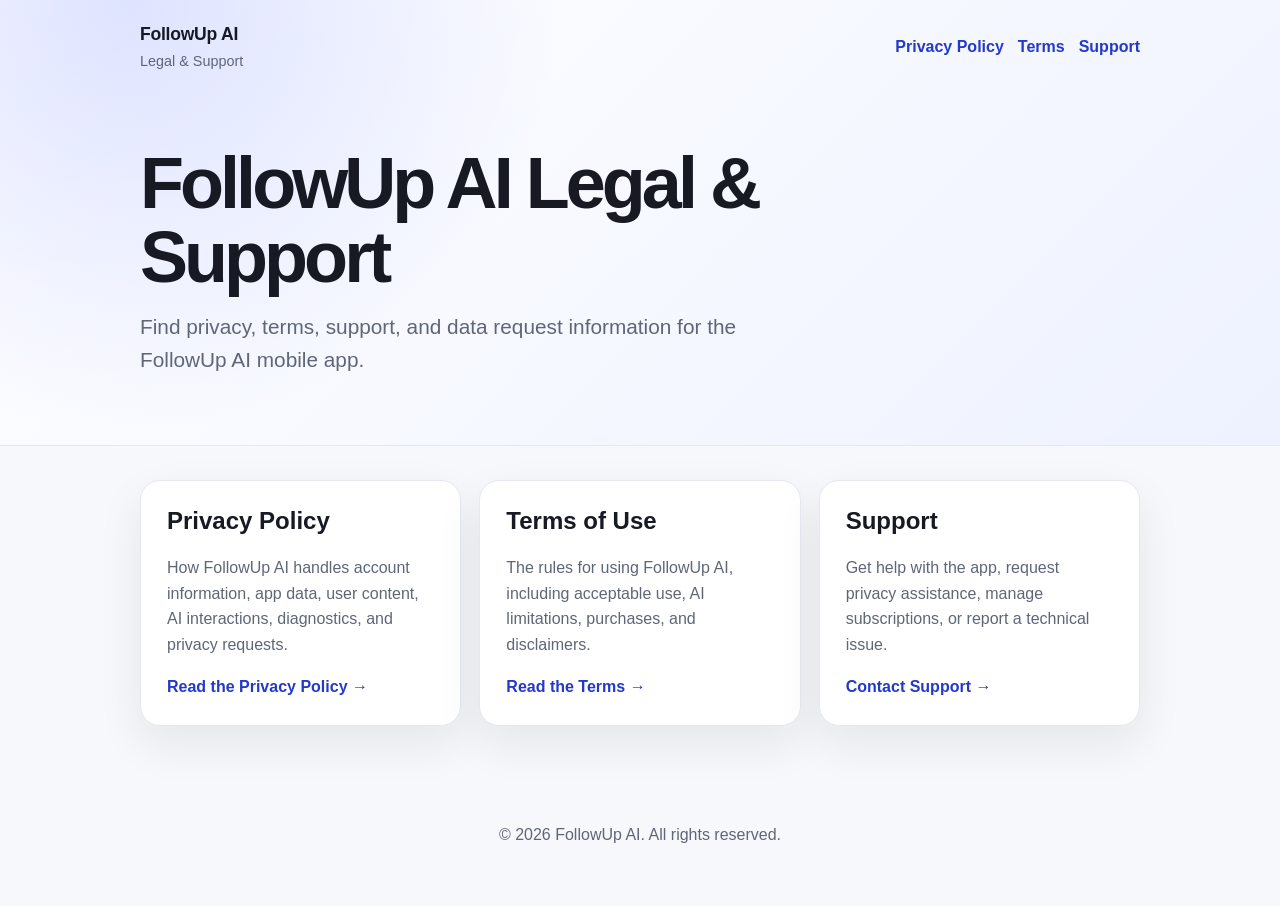
<file: index.html>
<!doctype html>
<html lang="en">
<head>
  <meta charset="utf-8">
  <meta name="viewport" content="width=device-width, initial-scale=1">
  <title>FollowUp AI Legal & Support</title>
  <meta name="description" content="Privacy, terms, and support information for the FollowUp AI app.">
  <link rel="stylesheet" href="styles.css">
</head>
<body>
  <header>
    <nav class="nav" aria-label="Primary navigation">
      <div class="brand">
        <strong>FollowUp AI</strong>
        <span>Legal & Support</span>
      </div>
      <div class="nav-links">
        <a href="privacy.html">Privacy Policy</a>
        <a href="terms.html">Terms</a>
        <a href="support.html">Support</a>
      </div>
    </nav>
    <section class="hero">
      <h1>FollowUp AI Legal & Support</h1>
      <p>Find privacy, terms, support, and data request information for the FollowUp AI mobile app.</p>
    </section>
  </header>

  <main>
    <section class="card-grid" aria-label="Legal and support links">
      <article class="card">
        <h2>Privacy Policy</h2>
        <p>How FollowUp AI handles account information, app data, user content, AI interactions, diagnostics, and privacy requests.</p>
        <a class="button" href="privacy.html">Read the Privacy Policy →</a>
      </article>
      <article class="card">
        <h2>Terms of Use</h2>
        <p>The rules for using FollowUp AI, including acceptable use, AI limitations, purchases, and disclaimers.</p>
        <a class="button" href="terms.html">Read the Terms →</a>
      </article>
      <article class="card">
        <h2>Support</h2>
        <p>Get help with the app, request privacy assistance, manage subscriptions, or report a technical issue.</p>
        <a class="button" href="support.html">Contact Support →</a>
      </article>
    </section>
  </main>

  <footer>
    <p>© 2026 FollowUp AI. All rights reserved.</p>
  </footer>
</body>
</html>
</file>
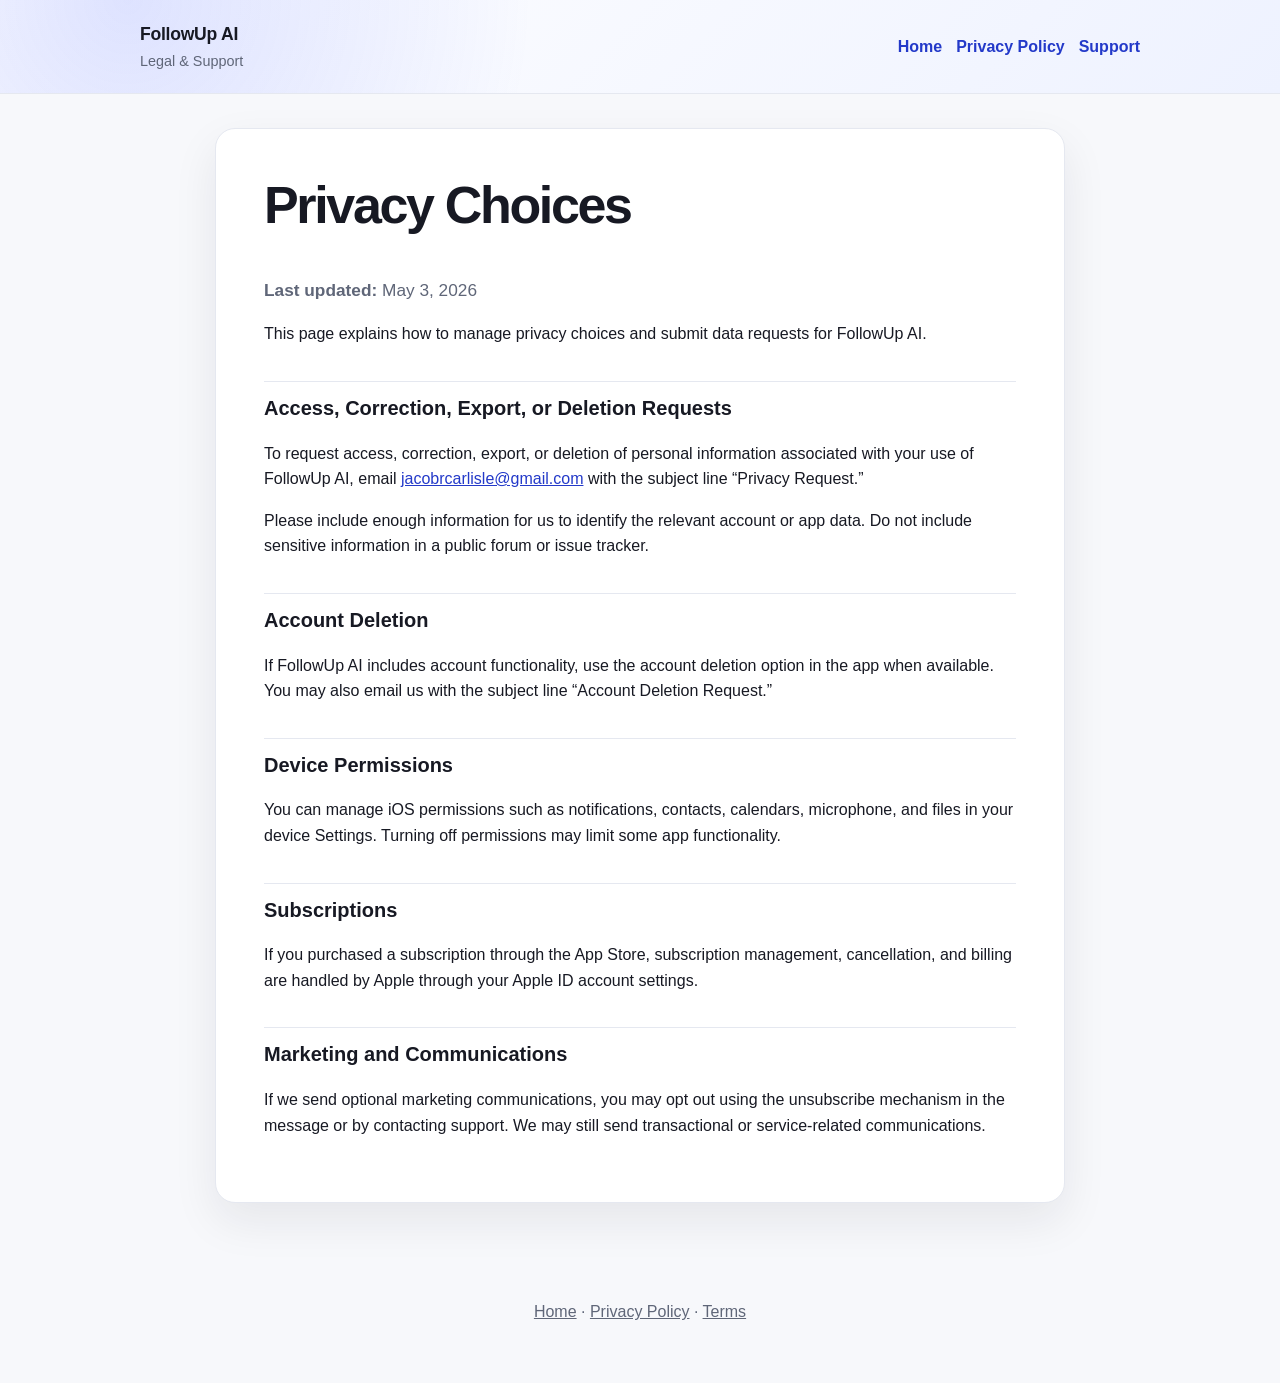
<file: privacy-choices.html>
<!doctype html>
<html lang="en">
<head>
  <meta charset="utf-8">
  <meta name="viewport" content="width=device-width, initial-scale=1">
  <title>FollowUp AI Privacy Choices</title>
  <meta name="description" content="Privacy choices and data request information for FollowUp AI.">
  <link rel="stylesheet" href="styles.css">
</head>
<body>
  <header>
    <nav class="nav" aria-label="Primary navigation">
      <div class="brand">
        <strong>FollowUp AI</strong>
        <span>Legal & Support</span>
      </div>
      <div class="nav-links">
        <a href="index.html">Home</a>
        <a href="privacy.html">Privacy Policy</a>
        <a href="support.html">Support</a>
      </div>
    </nav>
  </header>

  <main>
    <article class="content">
      <h1>Privacy Choices</h1>
      <p class="lead"><strong>Last updated:</strong> May 3, 2026</p>

      <p>This page explains how to manage privacy choices and submit data requests for FollowUp AI.</p>

      <h2>Access, Correction, Export, or Deletion Requests</h2>
      <p>To request access, correction, export, or deletion of personal information associated with your use of FollowUp AI, email <a href="mailto:jacobrcarlisle@gmail.com">jacobrcarlisle@gmail.com</a> with the subject line “Privacy Request.”</p>
      <p>Please include enough information for us to identify the relevant account or app data. Do not include sensitive information in a public forum or issue tracker.</p>

      <h2>Account Deletion</h2>
      <p>If FollowUp AI includes account functionality, use the account deletion option in the app when available. You may also email us with the subject line “Account Deletion Request.”</p>

      <h2>Device Permissions</h2>
      <p>You can manage iOS permissions such as notifications, contacts, calendars, microphone, and files in your device Settings. Turning off permissions may limit some app functionality.</p>

      <h2>Subscriptions</h2>
      <p>If you purchased a subscription through the App Store, subscription management, cancellation, and billing are handled by Apple through your Apple ID account settings.</p>

      <h2>Marketing and Communications</h2>
      <p>If we send optional marketing communications, you may opt out using the unsubscribe mechanism in the message or by contacting support. We may still send transactional or service-related communications.</p>
    </article>
  </main>

  <footer>
    <p><a href="index.html">Home</a> · <a href="privacy.html">Privacy Policy</a> · <a href="terms.html">Terms</a></p>
  </footer>
</body>
</html>
</file>
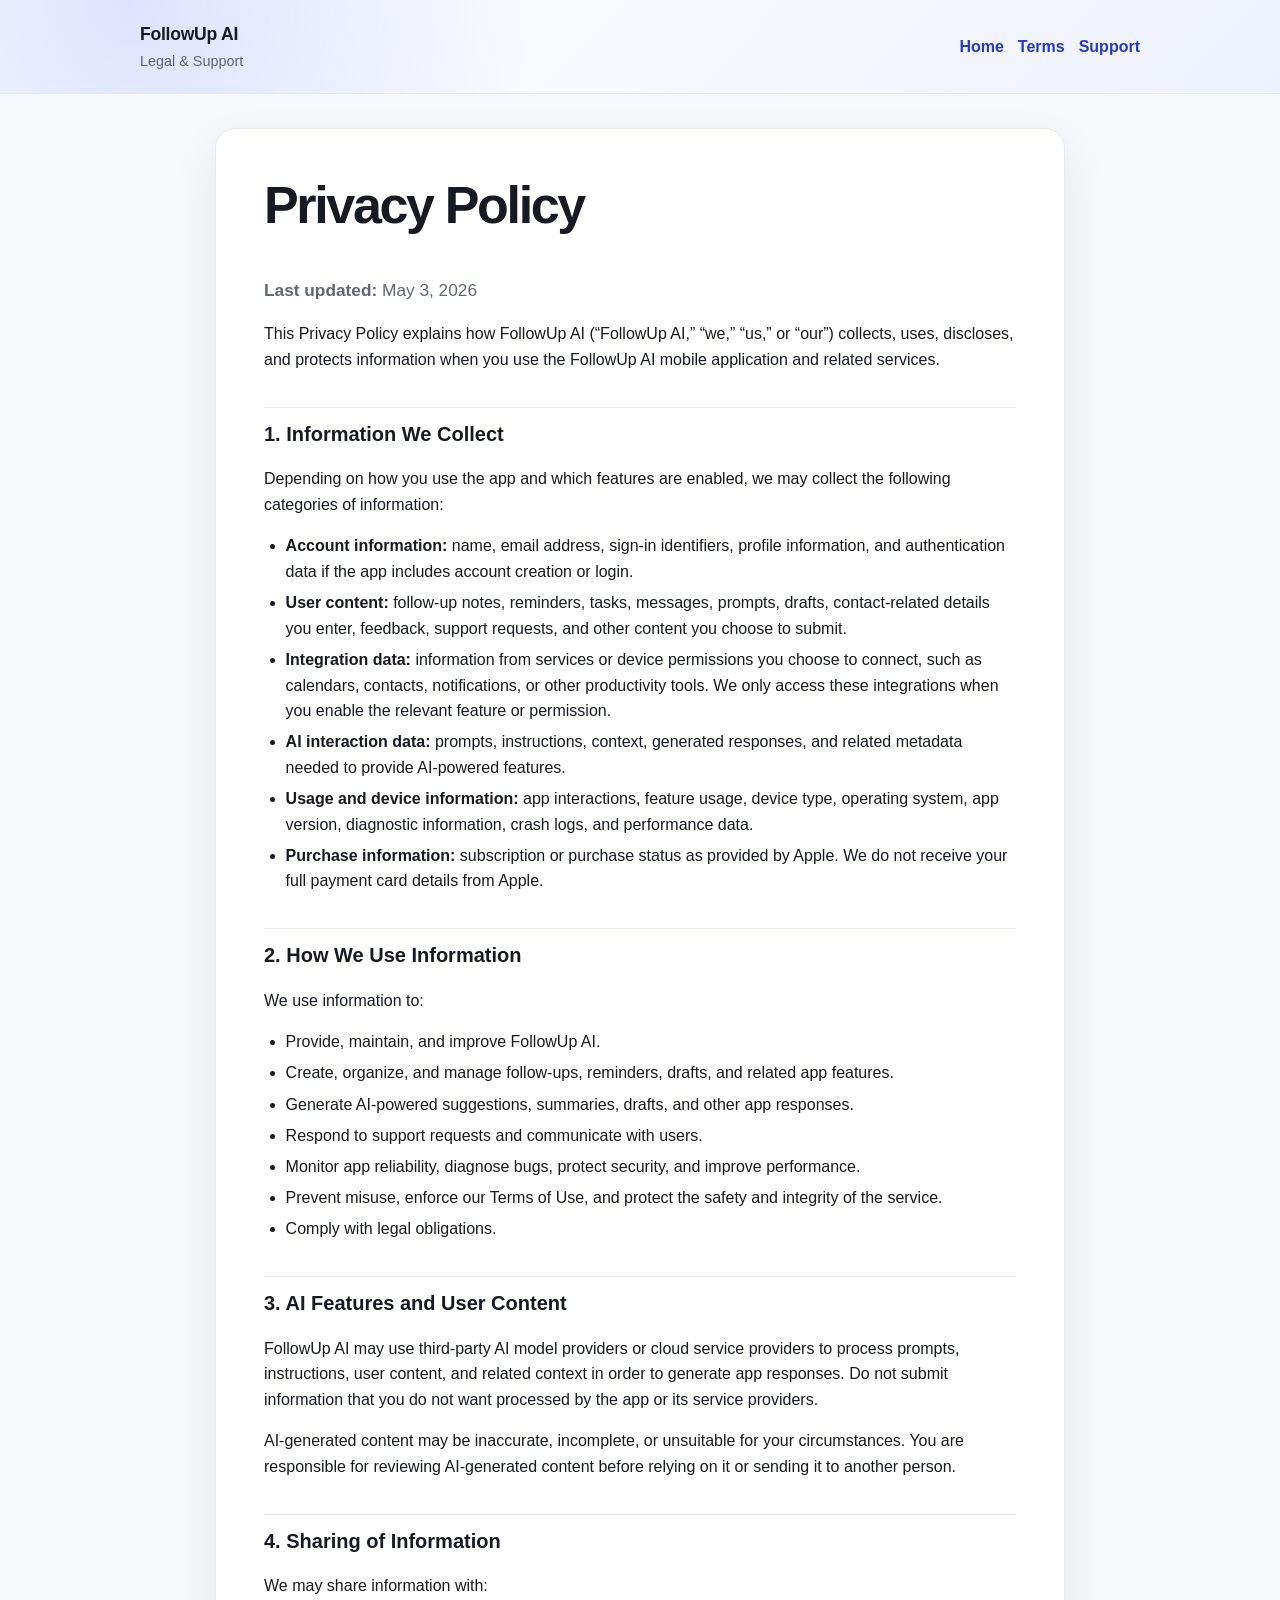
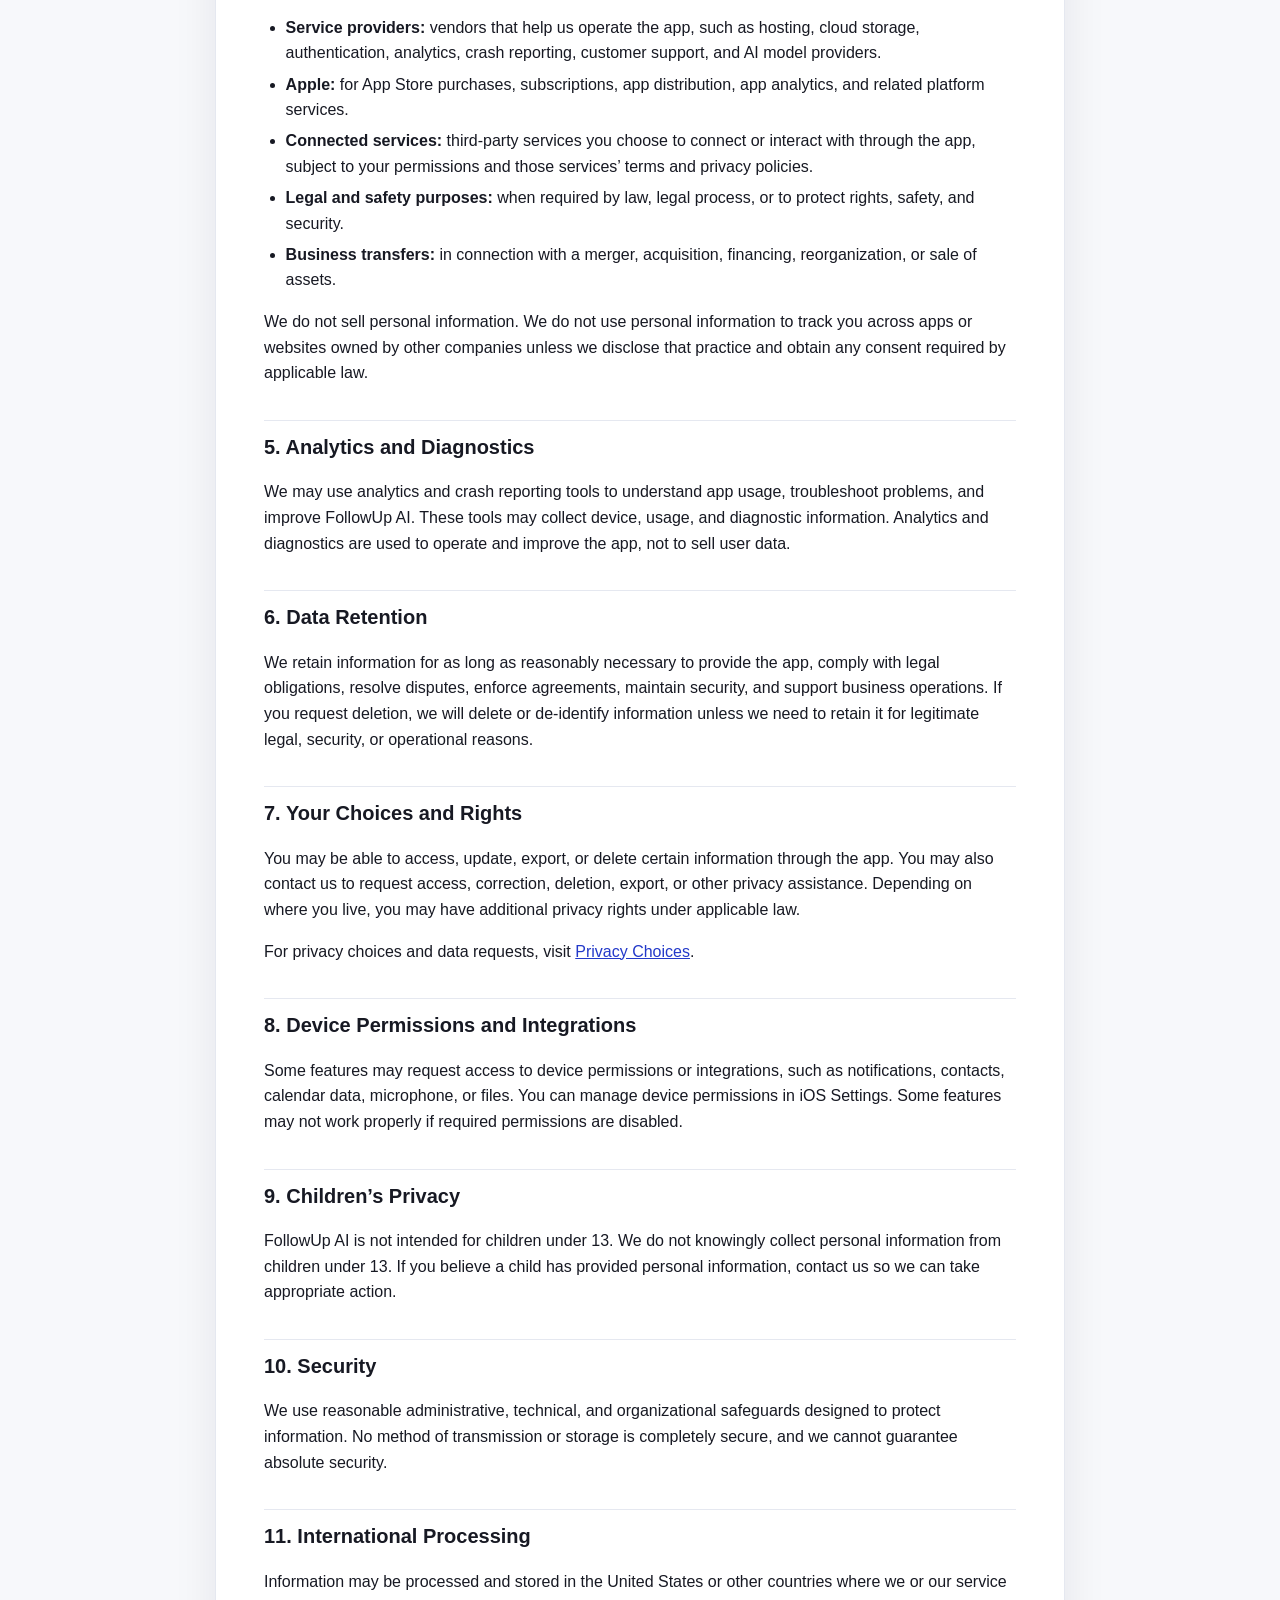
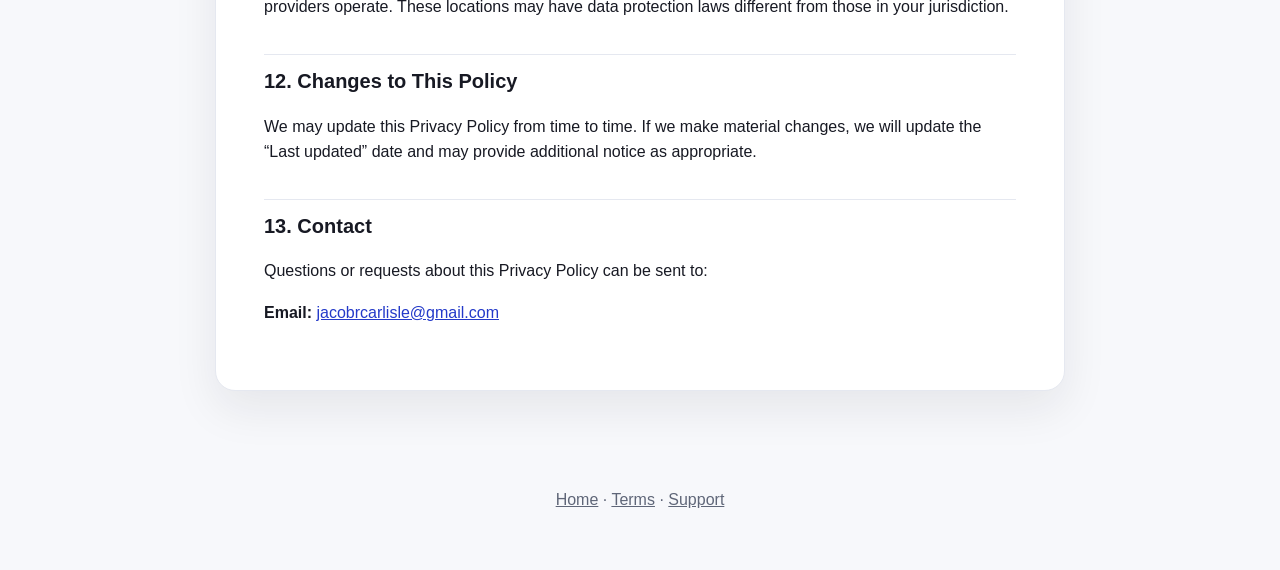
<file: privacy.html>
<!doctype html>
<html lang="en">
<head>
  <meta charset="utf-8">
  <meta name="viewport" content="width=device-width, initial-scale=1">
  <title>FollowUp AI Privacy Policy</title>
  <meta name="description" content="Privacy Policy for the FollowUp AI app.">
  <link rel="stylesheet" href="styles.css">
</head>
<body>
  <header>
    <nav class="nav" aria-label="Primary navigation">
      <div class="brand">
        <strong>FollowUp AI</strong>
        <span>Legal & Support</span>
      </div>
      <div class="nav-links">
        <a href="index.html">Home</a>
        <a href="terms.html">Terms</a>
        <a href="support.html">Support</a>
      </div>
    </nav>
  </header>

  <main>
    <article class="content">
      <h1>Privacy Policy</h1>
      <p class="lead"><strong>Last updated:</strong> May 3, 2026</p>

      <p>This Privacy Policy explains how FollowUp AI (“FollowUp AI,” “we,” “us,” or “our”) collects, uses, discloses, and protects information when you use the FollowUp AI mobile application and related services.</p>

      <h2>1. Information We Collect</h2>
      <p>Depending on how you use the app and which features are enabled, we may collect the following categories of information:</p>
      <ul>
        <li><strong>Account information:</strong> name, email address, sign-in identifiers, profile information, and authentication data if the app includes account creation or login.</li>
        <li><strong>User content:</strong> follow-up notes, reminders, tasks, messages, prompts, drafts, contact-related details you enter, feedback, support requests, and other content you choose to submit.</li>
        <li><strong>Integration data:</strong> information from services or device permissions you choose to connect, such as calendars, contacts, notifications, or other productivity tools. We only access these integrations when you enable the relevant feature or permission.</li>
        <li><strong>AI interaction data:</strong> prompts, instructions, context, generated responses, and related metadata needed to provide AI-powered features.</li>
        <li><strong>Usage and device information:</strong> app interactions, feature usage, device type, operating system, app version, diagnostic information, crash logs, and performance data.</li>
        <li><strong>Purchase information:</strong> subscription or purchase status as provided by Apple. We do not receive your full payment card details from Apple.</li>
      </ul>

      <h2>2. How We Use Information</h2>
      <p>We use information to:</p>
      <ul>
        <li>Provide, maintain, and improve FollowUp AI.</li>
        <li>Create, organize, and manage follow-ups, reminders, drafts, and related app features.</li>
        <li>Generate AI-powered suggestions, summaries, drafts, and other app responses.</li>
        <li>Respond to support requests and communicate with users.</li>
        <li>Monitor app reliability, diagnose bugs, protect security, and improve performance.</li>
        <li>Prevent misuse, enforce our Terms of Use, and protect the safety and integrity of the service.</li>
        <li>Comply with legal obligations.</li>
      </ul>

      <h2>3. AI Features and User Content</h2>
      <p>FollowUp AI may use third-party AI model providers or cloud service providers to process prompts, instructions, user content, and related context in order to generate app responses. Do not submit information that you do not want processed by the app or its service providers.</p>
      <p>AI-generated content may be inaccurate, incomplete, or unsuitable for your circumstances. You are responsible for reviewing AI-generated content before relying on it or sending it to another person.</p>

      <h2>4. Sharing of Information</h2>
      <p>We may share information with:</p>
      <ul>
        <li><strong>Service providers:</strong> vendors that help us operate the app, such as hosting, cloud storage, authentication, analytics, crash reporting, customer support, and AI model providers.</li>
        <li><strong>Apple:</strong> for App Store purchases, subscriptions, app distribution, app analytics, and related platform services.</li>
        <li><strong>Connected services:</strong> third-party services you choose to connect or interact with through the app, subject to your permissions and those services’ terms and privacy policies.</li>
        <li><strong>Legal and safety purposes:</strong> when required by law, legal process, or to protect rights, safety, and security.</li>
        <li><strong>Business transfers:</strong> in connection with a merger, acquisition, financing, reorganization, or sale of assets.</li>
      </ul>
      <p>We do not sell personal information. We do not use personal information to track you across apps or websites owned by other companies unless we disclose that practice and obtain any consent required by applicable law.</p>

      <h2>5. Analytics and Diagnostics</h2>
      <p>We may use analytics and crash reporting tools to understand app usage, troubleshoot problems, and improve FollowUp AI. These tools may collect device, usage, and diagnostic information. Analytics and diagnostics are used to operate and improve the app, not to sell user data.</p>

      <h2>6. Data Retention</h2>
      <p>We retain information for as long as reasonably necessary to provide the app, comply with legal obligations, resolve disputes, enforce agreements, maintain security, and support business operations. If you request deletion, we will delete or de-identify information unless we need to retain it for legitimate legal, security, or operational reasons.</p>

      <h2>7. Your Choices and Rights</h2>
      <p>You may be able to access, update, export, or delete certain information through the app. You may also contact us to request access, correction, deletion, export, or other privacy assistance. Depending on where you live, you may have additional privacy rights under applicable law.</p>
      <p>For privacy choices and data requests, visit <a href="privacy-choices.html">Privacy Choices</a>.</p>

      <h2>8. Device Permissions and Integrations</h2>
      <p>Some features may request access to device permissions or integrations, such as notifications, contacts, calendar data, microphone, or files. You can manage device permissions in iOS Settings. Some features may not work properly if required permissions are disabled.</p>

      <h2>9. Children’s Privacy</h2>
      <p>FollowUp AI is not intended for children under 13. We do not knowingly collect personal information from children under 13. If you believe a child has provided personal information, contact us so we can take appropriate action.</p>

      <h2>10. Security</h2>
      <p>We use reasonable administrative, technical, and organizational safeguards designed to protect information. No method of transmission or storage is completely secure, and we cannot guarantee absolute security.</p>

      <h2>11. International Processing</h2>
      <p>Information may be processed and stored in the United States or other countries where we or our service providers operate. These locations may have data protection laws different from those in your jurisdiction.</p>

      <h2>12. Changes to This Policy</h2>
      <p>We may update this Privacy Policy from time to time. If we make material changes, we will update the “Last updated” date and may provide additional notice as appropriate.</p>

      <h2>13. Contact</h2>
      <p>Questions or requests about this Privacy Policy can be sent to:</p>
      <p><strong>Email:</strong> <a href="mailto:jacobrcarlisle@gmail.com">jacobrcarlisle@gmail.com</a></p>
    </article>
  </main>

  <footer>
    <p><a href="index.html">Home</a> · <a href="terms.html">Terms</a> · <a href="support.html">Support</a></p>
  </footer>
</body>
</html>
</file>
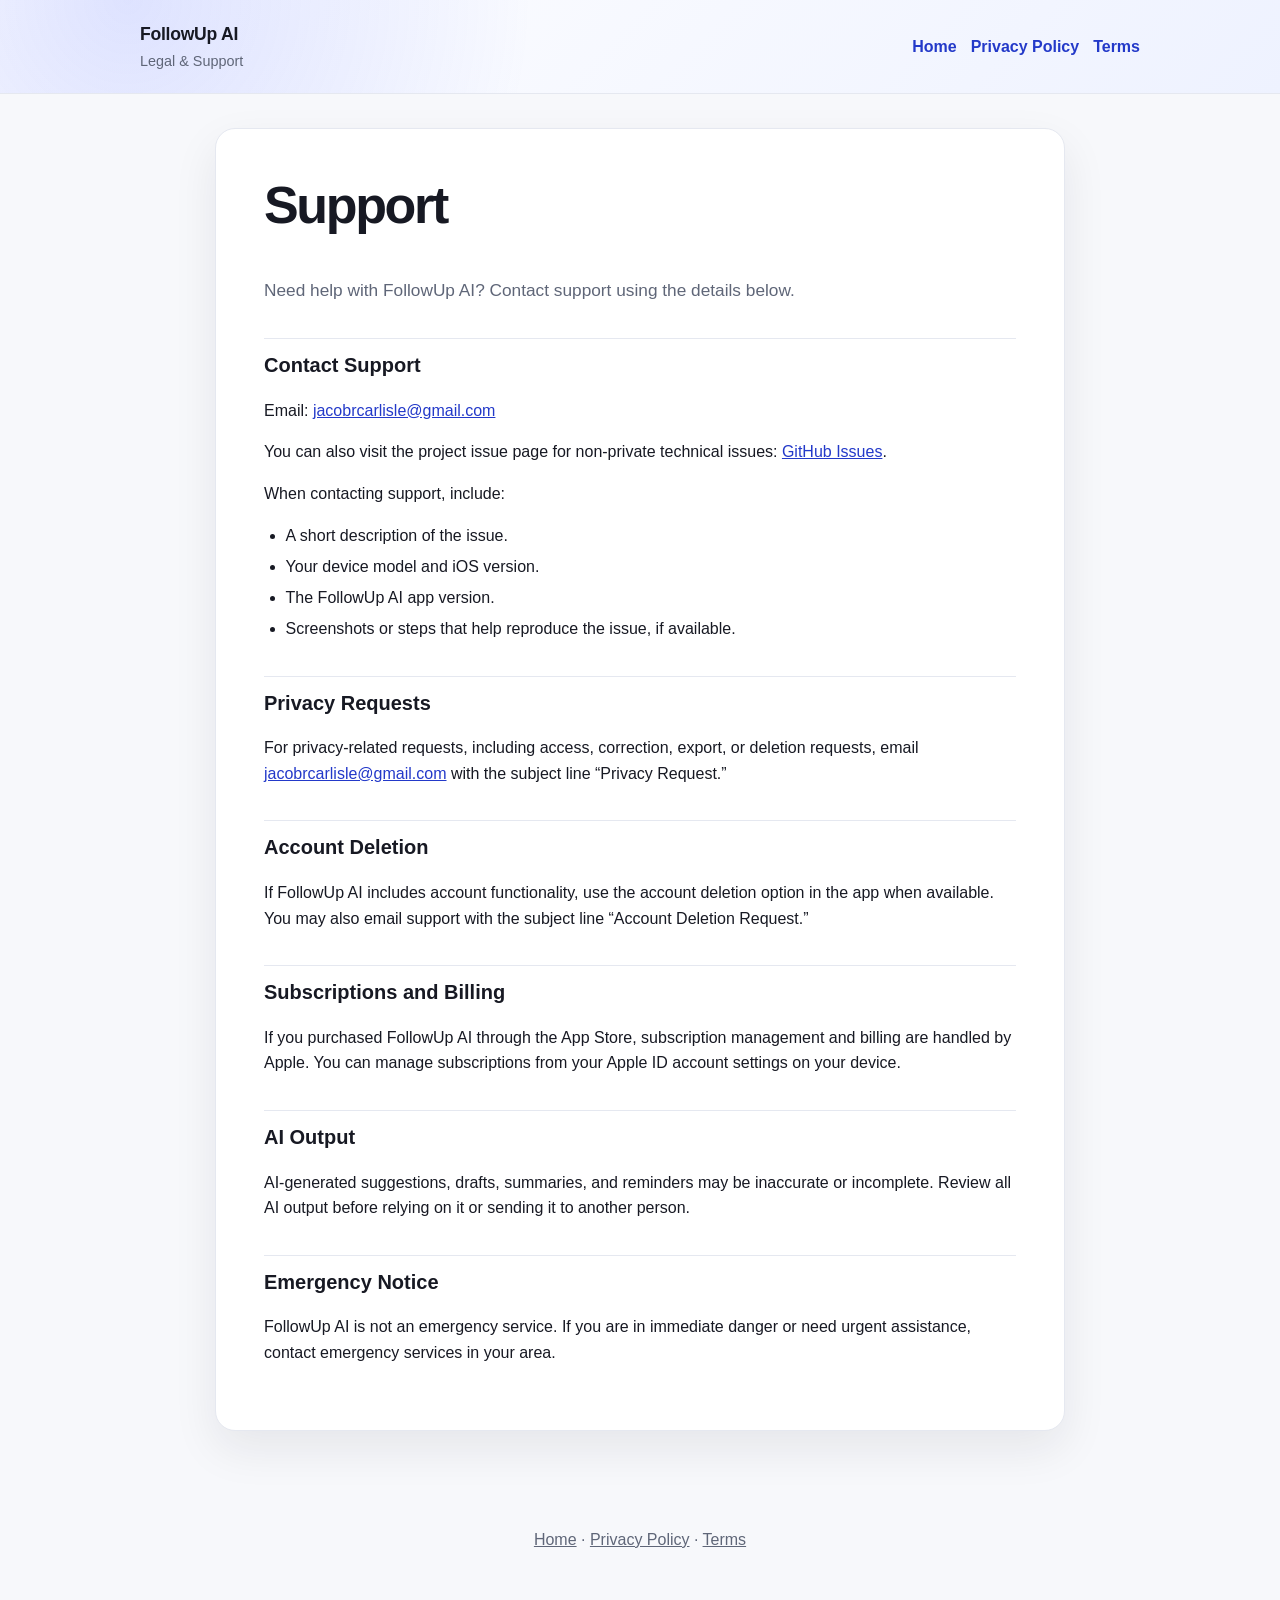
<file: support.html>
<!doctype html>
<html lang="en">
<head>
  <meta charset="utf-8">
  <meta name="viewport" content="width=device-width, initial-scale=1">
  <title>FollowUp AI Support</title>
  <meta name="description" content="Support information for the FollowUp AI app.">
  <link rel="stylesheet" href="styles.css">
</head>
<body>
  <header>
    <nav class="nav" aria-label="Primary navigation">
      <div class="brand">
        <strong>FollowUp AI</strong>
        <span>Legal & Support</span>
      </div>
      <div class="nav-links">
        <a href="index.html">Home</a>
        <a href="privacy.html">Privacy Policy</a>
        <a href="terms.html">Terms</a>
      </div>
    </nav>
  </header>

  <main>
    <article class="content">
      <h1>Support</h1>
      <p class="lead">Need help with FollowUp AI? Contact support using the details below.</p>

      <h2>Contact Support</h2>
      <p>Email: <a href="mailto:jacobrcarlisle@gmail.com">jacobrcarlisle@gmail.com</a></p>
      <p>You can also visit the project issue page for non-private technical issues: <a href="https://github.com/JacobCarlisle/followupai-legal/issues">GitHub Issues</a>.</p>
      <p>When contacting support, include:</p>
      <ul>
        <li>A short description of the issue.</li>
        <li>Your device model and iOS version.</li>
        <li>The FollowUp AI app version.</li>
        <li>Screenshots or steps that help reproduce the issue, if available.</li>
      </ul>

      <h2>Privacy Requests</h2>
      <p>For privacy-related requests, including access, correction, export, or deletion requests, email <a href="mailto:jacobrcarlisle@gmail.com">jacobrcarlisle@gmail.com</a> with the subject line “Privacy Request.”</p>

      <h2>Account Deletion</h2>
      <p>If FollowUp AI includes account functionality, use the account deletion option in the app when available. You may also email support with the subject line “Account Deletion Request.”</p>

      <h2>Subscriptions and Billing</h2>
      <p>If you purchased FollowUp AI through the App Store, subscription management and billing are handled by Apple. You can manage subscriptions from your Apple ID account settings on your device.</p>

      <h2>AI Output</h2>
      <p>AI-generated suggestions, drafts, summaries, and reminders may be inaccurate or incomplete. Review all AI output before relying on it or sending it to another person.</p>

      <h2>Emergency Notice</h2>
      <p>FollowUp AI is not an emergency service. If you are in immediate danger or need urgent assistance, contact emergency services in your area.</p>
    </article>
  </main>

  <footer>
    <p><a href="index.html">Home</a> · <a href="privacy.html">Privacy Policy</a> · <a href="terms.html">Terms</a></p>
  </footer>
</body>
</html>
</file>
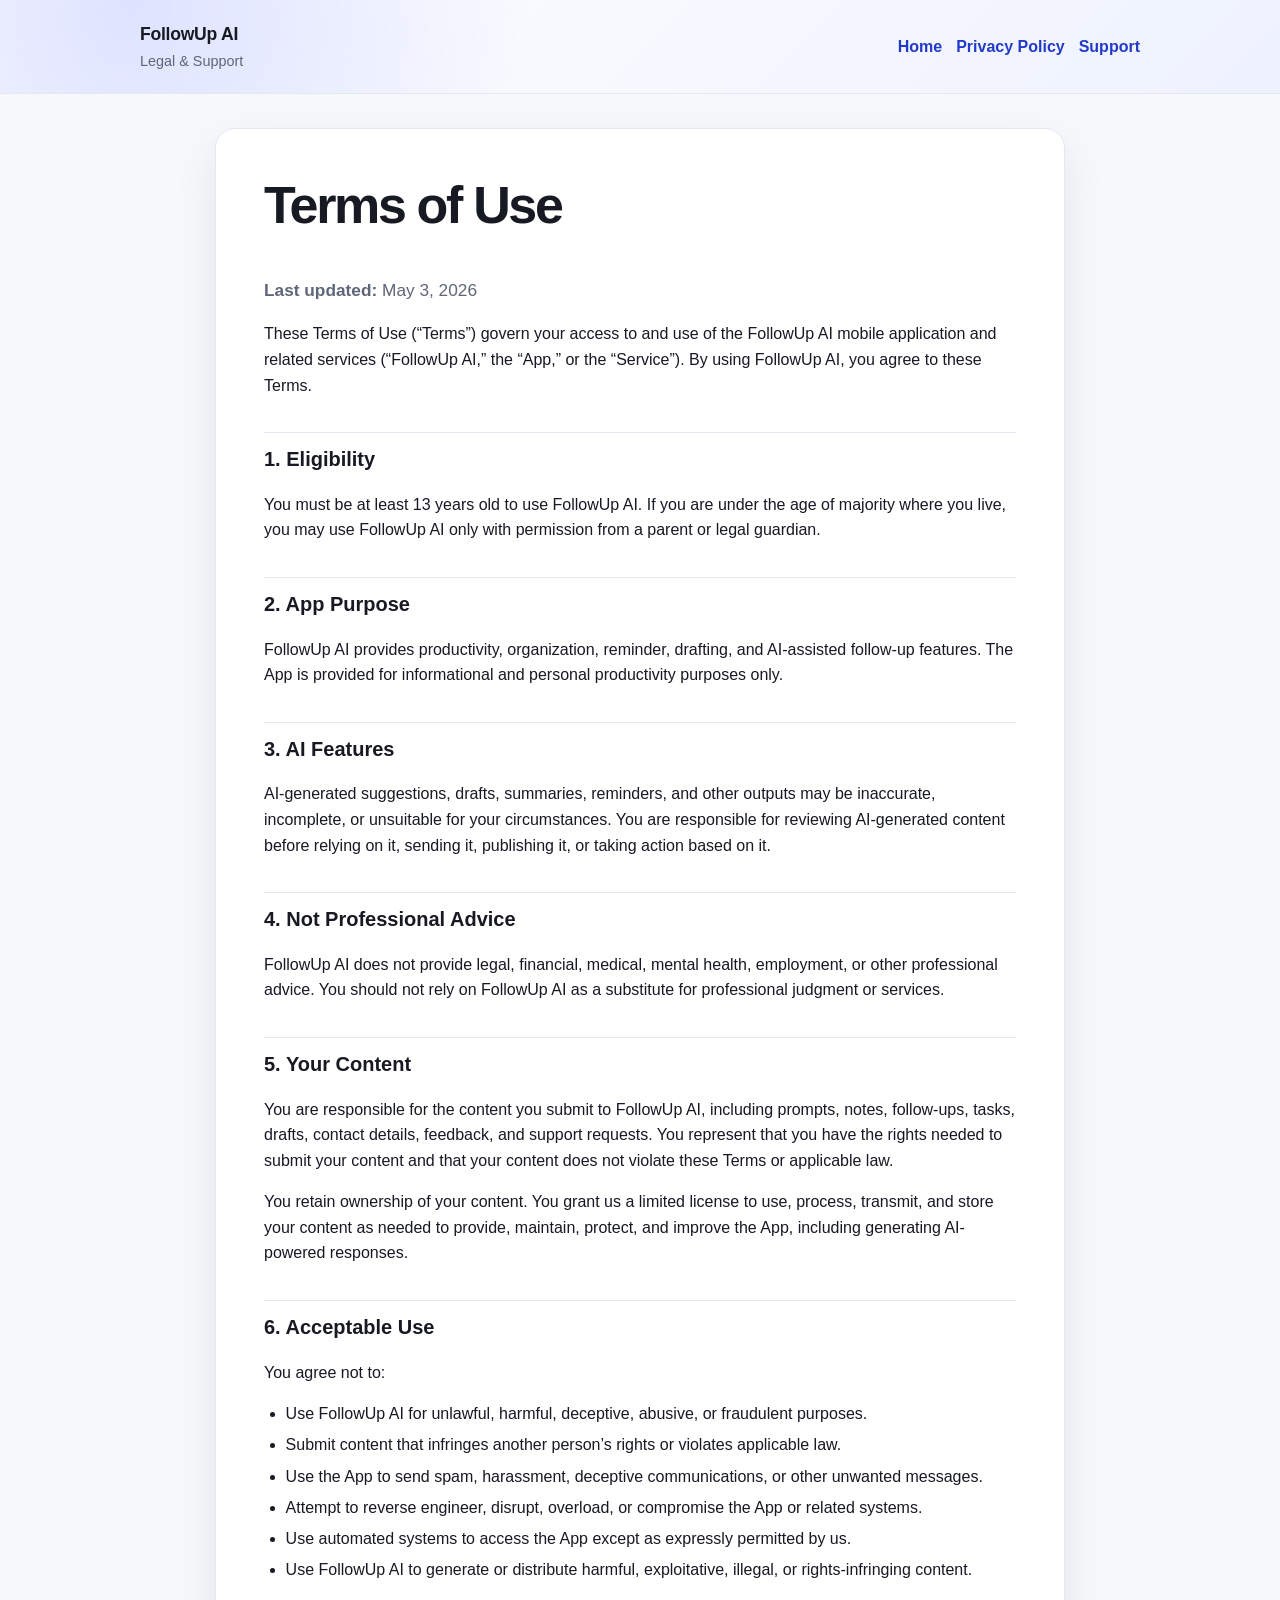
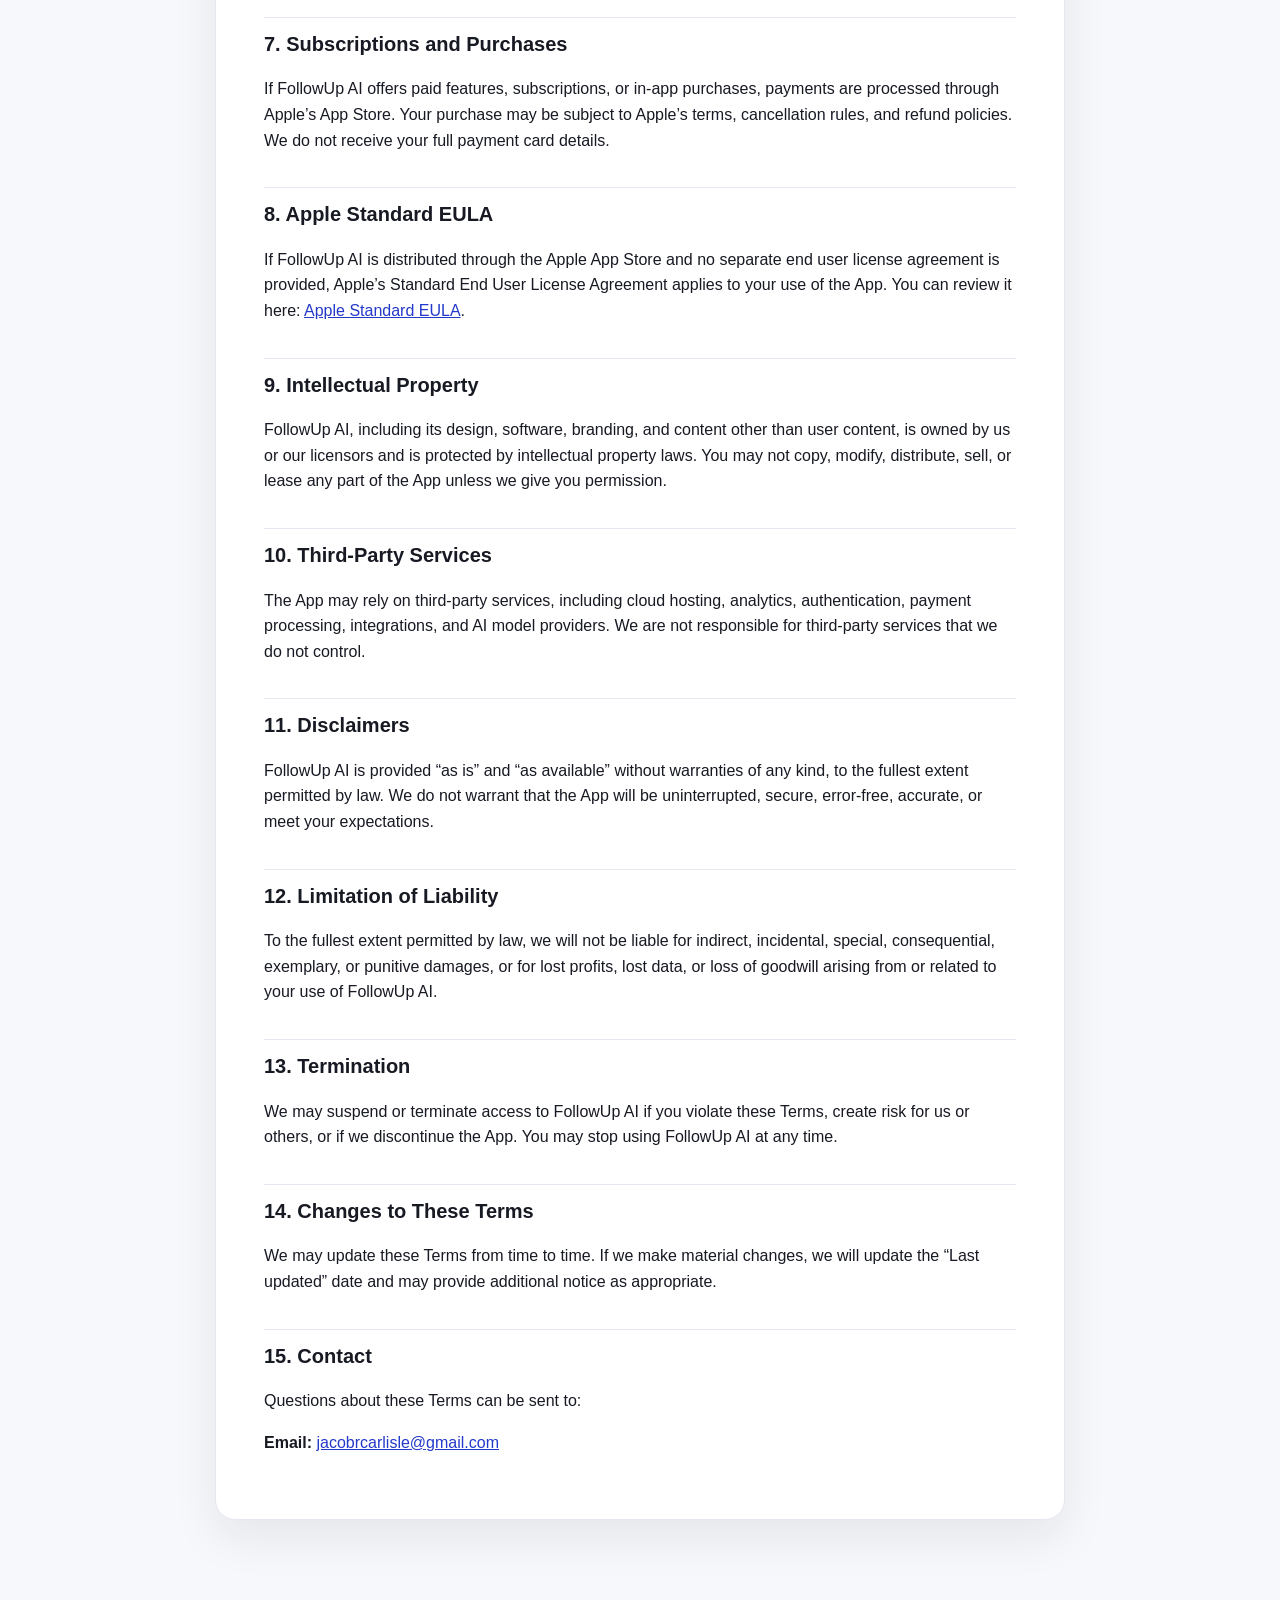
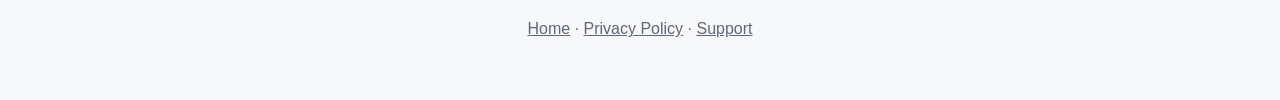
<file: terms.html>
<!doctype html>
<html lang="en">
<head>
  <meta charset="utf-8">
  <meta name="viewport" content="width=device-width, initial-scale=1">
  <title>FollowUp AI Terms of Use</title>
  <meta name="description" content="Terms of Use for the FollowUp AI app.">
  <link rel="stylesheet" href="styles.css">
</head>
<body>
  <header>
    <nav class="nav" aria-label="Primary navigation">
      <div class="brand">
        <strong>FollowUp AI</strong>
        <span>Legal & Support</span>
      </div>
      <div class="nav-links">
        <a href="index.html">Home</a>
        <a href="privacy.html">Privacy Policy</a>
        <a href="support.html">Support</a>
      </div>
    </nav>
  </header>

  <main>
    <article class="content">
      <h1>Terms of Use</h1>
      <p class="lead"><strong>Last updated:</strong> May 3, 2026</p>

      <p>These Terms of Use (“Terms”) govern your access to and use of the FollowUp AI mobile application and related services (“FollowUp AI,” the “App,” or the “Service”). By using FollowUp AI, you agree to these Terms.</p>

      <h2>1. Eligibility</h2>
      <p>You must be at least 13 years old to use FollowUp AI. If you are under the age of majority where you live, you may use FollowUp AI only with permission from a parent or legal guardian.</p>

      <h2>2. App Purpose</h2>
      <p>FollowUp AI provides productivity, organization, reminder, drafting, and AI-assisted follow-up features. The App is provided for informational and personal productivity purposes only.</p>

      <h2>3. AI Features</h2>
      <p>AI-generated suggestions, drafts, summaries, reminders, and other outputs may be inaccurate, incomplete, or unsuitable for your circumstances. You are responsible for reviewing AI-generated content before relying on it, sending it, publishing it, or taking action based on it.</p>

      <h2>4. Not Professional Advice</h2>
      <p>FollowUp AI does not provide legal, financial, medical, mental health, employment, or other professional advice. You should not rely on FollowUp AI as a substitute for professional judgment or services.</p>

      <h2>5. Your Content</h2>
      <p>You are responsible for the content you submit to FollowUp AI, including prompts, notes, follow-ups, tasks, drafts, contact details, feedback, and support requests. You represent that you have the rights needed to submit your content and that your content does not violate these Terms or applicable law.</p>
      <p>You retain ownership of your content. You grant us a limited license to use, process, transmit, and store your content as needed to provide, maintain, protect, and improve the App, including generating AI-powered responses.</p>

      <h2>6. Acceptable Use</h2>
      <p>You agree not to:</p>
      <ul>
        <li>Use FollowUp AI for unlawful, harmful, deceptive, abusive, or fraudulent purposes.</li>
        <li>Submit content that infringes another person’s rights or violates applicable law.</li>
        <li>Use the App to send spam, harassment, deceptive communications, or other unwanted messages.</li>
        <li>Attempt to reverse engineer, disrupt, overload, or compromise the App or related systems.</li>
        <li>Use automated systems to access the App except as expressly permitted by us.</li>
        <li>Use FollowUp AI to generate or distribute harmful, exploitative, illegal, or rights-infringing content.</li>
      </ul>

      <h2>7. Subscriptions and Purchases</h2>
      <p>If FollowUp AI offers paid features, subscriptions, or in-app purchases, payments are processed through Apple’s App Store. Your purchase may be subject to Apple’s terms, cancellation rules, and refund policies. We do not receive your full payment card details.</p>

      <h2>8. Apple Standard EULA</h2>
      <p>If FollowUp AI is distributed through the Apple App Store and no separate end user license agreement is provided, Apple’s Standard End User License Agreement applies to your use of the App. You can review it here: <a href="https://www.apple.com/legal/internet-services/itunes/dev/stdeula/">Apple Standard EULA</a>.</p>

      <h2>9. Intellectual Property</h2>
      <p>FollowUp AI, including its design, software, branding, and content other than user content, is owned by us or our licensors and is protected by intellectual property laws. You may not copy, modify, distribute, sell, or lease any part of the App unless we give you permission.</p>

      <h2>10. Third-Party Services</h2>
      <p>The App may rely on third-party services, including cloud hosting, analytics, authentication, payment processing, integrations, and AI model providers. We are not responsible for third-party services that we do not control.</p>

      <h2>11. Disclaimers</h2>
      <p>FollowUp AI is provided “as is” and “as available” without warranties of any kind, to the fullest extent permitted by law. We do not warrant that the App will be uninterrupted, secure, error-free, accurate, or meet your expectations.</p>

      <h2>12. Limitation of Liability</h2>
      <p>To the fullest extent permitted by law, we will not be liable for indirect, incidental, special, consequential, exemplary, or punitive damages, or for lost profits, lost data, or loss of goodwill arising from or related to your use of FollowUp AI.</p>

      <h2>13. Termination</h2>
      <p>We may suspend or terminate access to FollowUp AI if you violate these Terms, create risk for us or others, or if we discontinue the App. You may stop using FollowUp AI at any time.</p>

      <h2>14. Changes to These Terms</h2>
      <p>We may update these Terms from time to time. If we make material changes, we will update the “Last updated” date and may provide additional notice as appropriate.</p>

      <h2>15. Contact</h2>
      <p>Questions about these Terms can be sent to:</p>
      <p><strong>Email:</strong> <a href="mailto:jacobrcarlisle@gmail.com">jacobrcarlisle@gmail.com</a></p>
    </article>
  </main>

  <footer>
    <p><a href="index.html">Home</a> · <a href="privacy.html">Privacy Policy</a> · <a href="support.html">Support</a></p>
  </footer>
</body>
</html>
</file>
<file: styles.css>
:root {
  --bg: #f7f8fb;
  --surface: #ffffff;
  --surface-2: #f0f3ff;
  --text: #171923;
  --muted: #5f6678;
  --border: #e5e8f0;
  --accent: #3a55ff;
  --accent-dark: #2339c9;
  --shadow: 0 18px 45px rgba(23, 25, 35, 0.08);
}

* { box-sizing: border-box; }

html {
  font-family: -apple-system, BlinkMacSystemFont, "Segoe UI", Roboto, Helvetica, Arial, sans-serif;
  line-height: 1.6;
  color: var(--text);
  background: var(--bg);
  -webkit-text-size-adjust: 100%;
}

body {
  margin: 0;
}

a {
  color: var(--accent-dark);
}

a:hover {
  text-decoration-thickness: 2px;
}

header {
  background:
    radial-gradient(circle at 10% 0%, rgba(58, 85, 255, 0.16), transparent 35%),
    linear-gradient(135deg, #ffffff 0%, #eef2ff 100%);
  border-bottom: 1px solid var(--border);
}

.nav {
  max-width: 1040px;
  margin: 0 auto;
  padding: 20px;
  display: flex;
  align-items: center;
  justify-content: space-between;
  gap: 16px;
}

.brand {
  display: flex;
  flex-direction: column;
  gap: 2px;
}

.brand strong {
  font-size: 1.1rem;
  letter-spacing: -0.015em;
}

.brand span {
  color: var(--muted);
  font-size: 0.9rem;
}

.nav-links {
  display: flex;
  gap: 14px;
  flex-wrap: wrap;
  justify-content: flex-end;
}

.nav-links a,
.button {
  color: var(--accent-dark);
  text-decoration: none;
  font-weight: 650;
}

.nav-links a:hover,
.button:hover {
  text-decoration: underline;
}

.hero {
  max-width: 1040px;
  margin: 0 auto;
  padding: 54px 20px 68px;
}

.hero h1 {
  margin: 0 0 16px;
  max-width: 800px;
  font-size: clamp(2.15rem, 6vw, 4.5rem);
  line-height: 1.02;
  letter-spacing: -0.055em;
}

.hero p {
  max-width: 680px;
  margin: 0;
  color: var(--muted);
  font-size: clamp(1.05rem, 2.5vw, 1.3rem);
}

main {
  max-width: 1040px;
  margin: 0 auto;
  padding: 34px 20px 56px;
}

.card-grid {
  display: grid;
  grid-template-columns: repeat(3, minmax(0, 1fr));
  gap: 18px;
}

.card,
.content {
  background: var(--surface);
  border: 1px solid var(--border);
  border-radius: 20px;
  box-shadow: var(--shadow);
}

.card {
  padding: 26px;
}

.card h2 {
  margin-top: 0;
  line-height: 1.2;
}

.card p {
  color: var(--muted);
}

.content {
  max-width: 850px;
  margin: 0 auto;
  padding: clamp(24px, 5vw, 48px);
}

.content h1 {
  margin-top: 0;
  font-size: clamp(2rem, 5vw, 3.25rem);
  letter-spacing: -0.045em;
  line-height: 1.08;
}

.content h2 {
  margin-top: 34px;
  padding-top: 10px;
  border-top: 1px solid var(--border);
  font-size: 1.25rem;
}

.content h3 {
  margin-top: 26px;
}

.lead {
  color: var(--muted);
  font-size: 1.08rem;
}

.notice {
  padding: 16px 18px;
  border: 1px solid #cfd6ff;
  border-radius: 14px;
  background: var(--surface-2);
}

ul,
ol {
  padding-left: 1.35rem;
}

li + li {
  margin-top: 0.35rem;
}

code {
  padding: 0.1rem 0.35rem;
  border-radius: 6px;
  background: #eff1f6;
  font-size: 0.95em;
}

footer {
  max-width: 1040px;
  margin: 0 auto;
  padding: 24px 20px 42px;
  color: var(--muted);
  text-align: center;
}

footer a {
  color: var(--muted);
}

@media (max-width: 760px) {
  .nav {
    align-items: flex-start;
    flex-direction: column;
  }

  .nav-links {
    justify-content: flex-start;
  }

  .card-grid {
    grid-template-columns: 1fr;
  }
}
</file>
